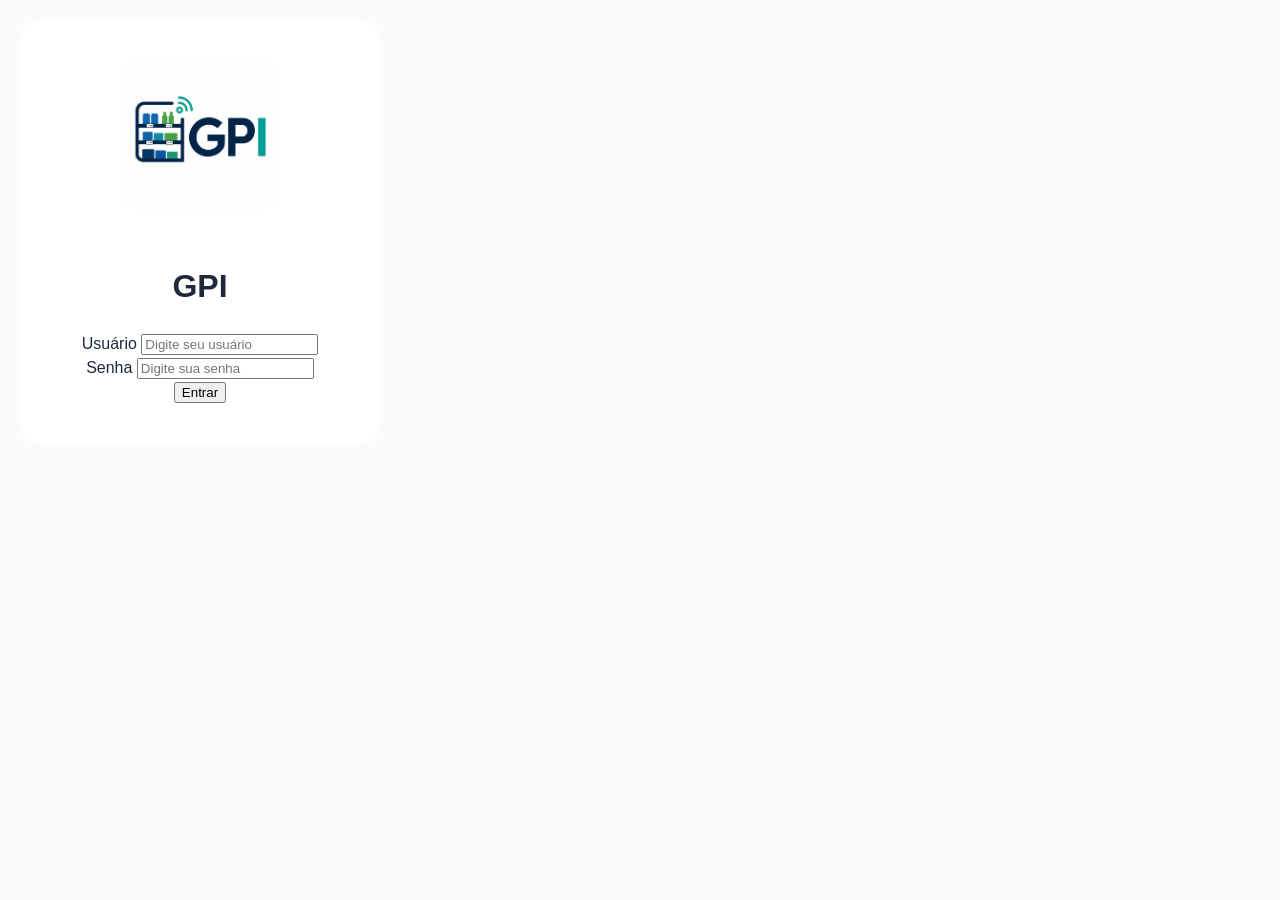
<file: index.html>
<!DOCTYPE html>
<html lang="pt-BR">
<head>
  <meta charset="UTF-8" />
  <meta name="viewport" content="width=device-width, initial-scale=1.0" />
  <title>GPI - Login</title>
  <link rel="stylesheet" href="style.css" />
</head>
<body>
  <div class="login-page">
    <div class="login-card">
      <div class="login-brand" aria-hidden="true">
        <img class="login-logo-img" src="view/logo.jpeg" alt="Logo GPI" />
      </div>
      <h1>GPI</h1>
      <form class="login-form" action="roteador.php?controller=Usuario&action=login" method="POST">

        <label>Usuário</label>
        <input type="text" name="login" placeholder="Digite seu usuário" required />

        <label>Senha</label>
        <input type="password" name="senha" placeholder="Digite sua senha" required />

        <button type="submit">Entrar</button>
      </form>
    </div>
  </div>
</body>
</html>
</file>
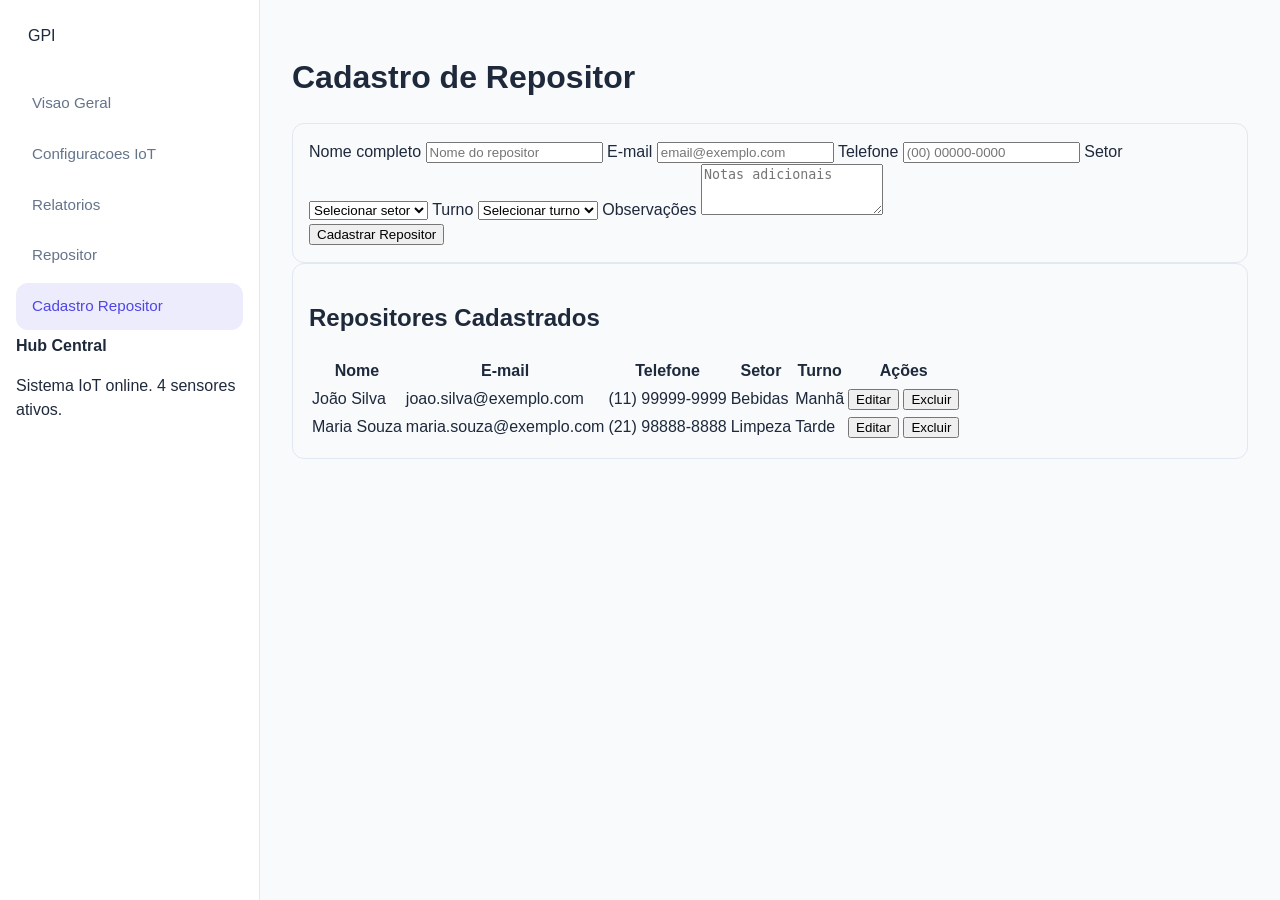
<file: cadastro-repositor.html>
<!DOCTYPE html>
<html lang="pt-BR">
<head>
  <meta charset="UTF-8" />
  <meta name="viewport" content="width=device-width, initial-scale=1.0" />
  <title>GPI - Cadastro Repositor</title>
  <link rel="stylesheet" href="style.css" />
</head>
<body>
  <div class="app">
    <aside class="sidebar">
      <div class="brand">GPI</div>
      <nav class="menu">
        <a class="menu-item" href="index.html">Visao Geral</a>
        <a class="menu-item" href="config-iot.html">Configuracoes IoT</a>
        <a class="menu-item" href="relatorios.html">Relatorios</a>
        <a class="menu-item" href="repositor.html">Repositor</a>
        <a class="menu-item active" href="cadastro-repositor.html">Cadastro Repositor</a>
      </nav>
      <div class="hub-card">
        <strong>Hub Central</strong>
        <p>Sistema IoT online. <span>4</span> sensores ativos.</p>
      </div>
    </aside>

    <main class="content">
      <header class="header">
        <h1>Cadastro de Repositor</h1>
      </header>

      <section class="card">
        <form class="register-form">
          <div class="form-grid">
            <label>
              Nome completo
              <input type="text" placeholder="Nome do repositor" />
            </label>
            <label>
              E-mail
              <input type="email" placeholder="email@exemplo.com" />
            </label>
            <label>
              Telefone
              <input type="tel" placeholder="(00) 00000-0000" />
            </label>
            <label>
              Setor
              <select>
                <option value="">Selecionar setor</option>
                <option>Alimentos</option>
                <option>Bebidas</option>
                <option>Limpeza</option>
                <option>Hortifruti</option>
              </select>
            </label>
            <label>
              Turno
              <select>
                <option value="">Selecionar turno</option>
                <option>Manhã</option>
                <option>Tarde</option>
                <option>Noite</option>
              </select>
            </label>
            <label class="full-width">
              Observações
              <textarea rows="3" placeholder="Notas adicionais"></textarea>
            </label>
          </div>
          <div class="form-actions">
            <button type="submit">Cadastrar Repositor</button>
          </div>
        </form>
      </section>

      <section class="card">
        <div class="section-title">
          <h2>Repositores Cadastrados</h2>
        </div>
        <div class="table-wrap">
          <table class="data-table">
            <thead>
              <tr>
                <th>Nome</th>
                <th>E-mail</th>
                <th>Telefone</th>
                <th>Setor</th>
                <th>Turno</th>
                <th>Ações</th>
              </tr>
            </thead>
            <tbody>
              <tr>
                <td>João Silva</td>
                <td>joao.silva@exemplo.com</td>
                <td>(11) 99999-9999</td>
                <td>Bebidas</td>
                <td>Manhã</td>
                <td class="table-actions">
                  <button type="button" class="secondary">Editar</button>
                  <button type="button" class="danger">Excluir</button>
                </td>
              </tr>
              <tr>
                <td>Maria Souza</td>
                <td>maria.souza@exemplo.com</td>
                <td>(21) 98888-8888</td>
                <td>Limpeza</td>
                <td>Tarde</td>
                <td class="table-actions">
                  <button type="button" class="secondary">Editar</button>
                  <button type="button" class="danger">Excluir</button>
                </td>
              </tr>
            </tbody>
          </table>
        </div>
      </section>
    </main>
  </div>
  <script>
    document.addEventListener('DOMContentLoaded', function () {
      const table = document.querySelector('.data-table tbody');

      table.addEventListener('click', function (event) {
        const button = event.target.closest('button');
        if (!button) return;

        if (button.classList.contains('danger')) {
          const row = button.closest('tr');
          const name = row.querySelector('td').textContent.trim();
          const confirmed = window.confirm(`Excluir ${name}?`);
          if (confirmed) {
            row.remove();
          }
        }
      });
    });
  </script>
</body>
</html>
</file>
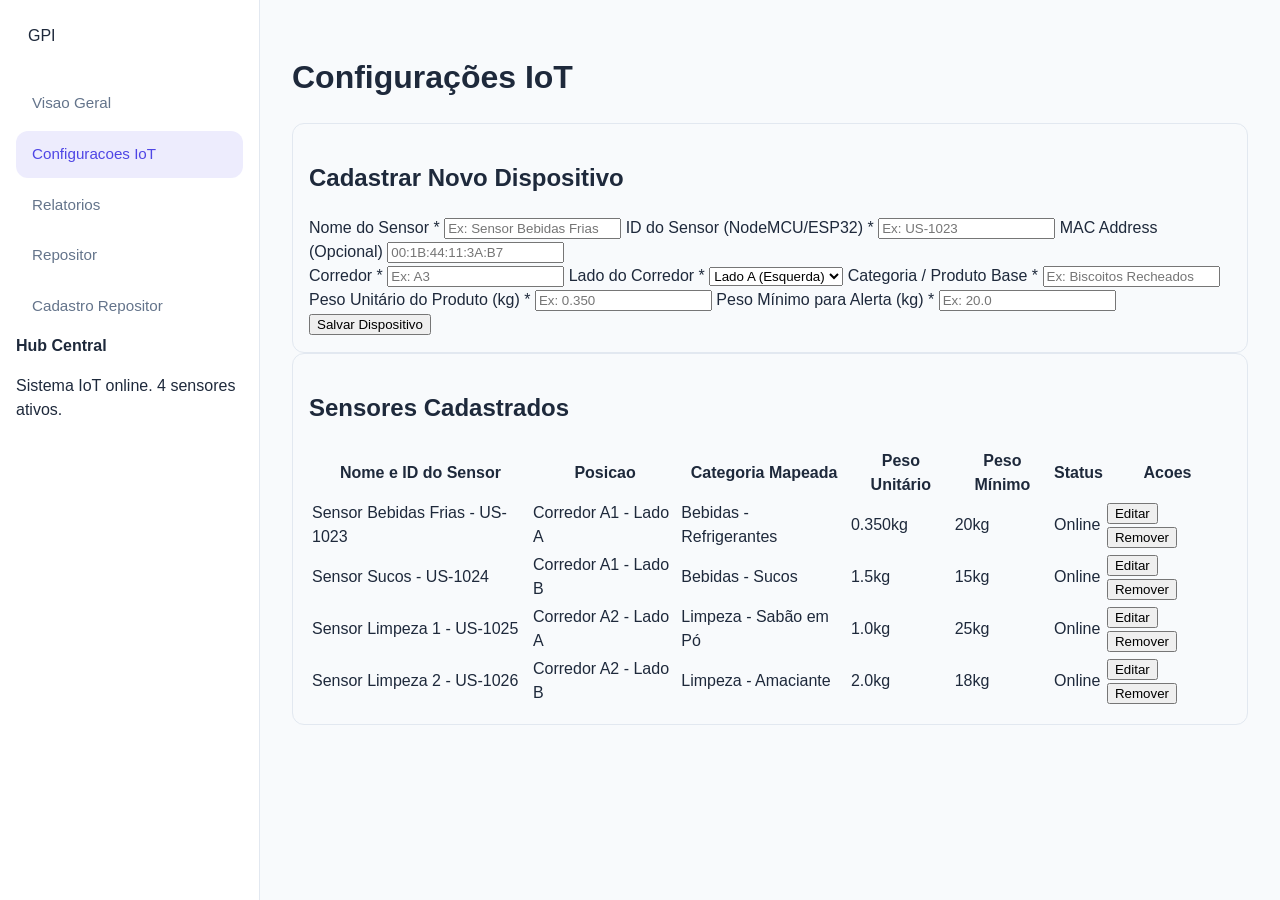
<file: config-iot.html>
<!DOCTYPE html>
<html lang="pt-BR">
<head>
  <meta charset="UTF-8" />
  <meta name="viewport" content="width=device-width, initial-scale=1.0" />
  <title>GPI - Configurações IoT</title>
  <link rel="stylesheet" href="style.css" />
</head>
<body>
  <div class="app">
    <aside class="sidebar">
      <div class="brand">GPI</div>
      <nav class="menu">
        <a class="menu-item" href="index.html">Visao Geral</a>
        <a class="menu-item active" href="config-iot.html">Configuracoes IoT</a>
        <a class="menu-item" href="relatorios.html">Relatorios</a>
        <a class="menu-item" href="repositor.html">Repositor</a>
        <a class="menu-item" href="cadastro-repositor.html">Cadastro Repositor</a>
      </nav>
      <div class="hub-card">
        <strong>Hub Central</strong>
        <p>Sistema IoT online. <span>4</span> sensores ativos.</p>
      </div>
    </aside>

    <main class="content">
      <header class="header">
        <h1>Configurações IoT</h1>
        <div class="header-actions">
        </div>
      </header>

      <section>
        <section class="card">
          <h2>Cadastrar Novo Dispositivo</h2>
          <form class="sensor-form">
            <div class="form-col">
              <label>Nome do Sensor *</label>
              <input type="text" placeholder="Ex: Sensor Bebidas Frias" required />

              <label>ID do Sensor (NodeMCU/ESP32) *</label>
              <input type="text" placeholder="Ex: US-1023" required />

              <label>MAC Address (Opcional)</label>
              <input type="text" placeholder="00:1B:44:11:3A:B7" />
            </div>

            <div class="form-col">
              <label>Corredor *</label>
              <input type="text" placeholder="Ex: A3" required />

              <label>Lado do Corredor *</label>
              <select required>
                <option value="A">Lado A (Esquerda)</option>
                <option value="B">Lado B (Direita)</option>
              </select>

              <label>Categoria / Produto Base *</label>
              <input type="text" placeholder="Ex: Biscoitos Recheados" required />

              <label>Peso Unitário do Produto (kg) *</label>
              <input type="number" step="0.001" placeholder="Ex: 0.350" required />

              <label>Peso Mínimo para Alerta (kg) *</label>
              <input type="number" step="0.1" placeholder="Ex: 20.0" required />
            </div>

            <div class="sensor-actions">
              <button type="submit">Salvar Dispositivo</button>
            </div>
          </form>
        </section>

        <section class="card sensor-list-card">
          <h2>Sensores Cadastrados</h2>
          <div class="sensor-table-wrap">
            <table class="sensor-table">
              <thead>
                <tr>
                  <th>Nome e ID do Sensor</th>
                  <th>Posicao</th>
                  <th>Categoria Mapeada</th>
                  <th>Peso Unitário</th>
                  <th>Peso Mínimo</th>
                  <th>Status</th>
                  <th>Acoes</th>
                </tr>
              </thead>
              <tbody>
                <tr>
                  <td>Sensor Bebidas Frias - US-1023</td>
                  <td>Corredor A1 - Lado A</td>
                  <td>Bebidas - Refrigerantes</td>
                  <td>0.350kg</td>
                  <td>20kg</td>
                  <td>Online</td>
                  <td><button>Editar</button> <button>Remover</button></td>
                </tr>
                <tr>
                  <td>Sensor Sucos - US-1024</td>
                  <td>Corredor A1 - Lado B</td>
                  <td>Bebidas - Sucos</td>
                  <td>1.5kg</td>
                  <td>15kg</td>
                  <td>Online</td>
                  <td><button>Editar</button> <button>Remover</button></td>
                </tr>
                <tr>
                  <td>Sensor Limpeza 1 - US-1025</td>
                  <td>Corredor A2 - Lado A</td>
                  <td>Limpeza - Sabão em Pó</td>
                  <td>1.0kg</td>
                  <td>25kg</td>
                  <td>Online</td>
                  <td><button>Editar</button> <button>Remover</button></td>
                </tr>
                <tr>
                  <td>Sensor Limpeza 2 - US-1026</td>
                  <td>Corredor A2 - Lado B</td>
                  <td>Limpeza - Amaciante</td>
                  <td>2.0kg</td>
                  <td>18kg</td>
                  <td>Online</td>
                  <td><button>Editar</button> <button>Remover</button></td>
                </tr>
              </tbody>
            </table>
          </div>
        </section>
      </section>

    </main>
  </div>

</body>
</html>
</file>
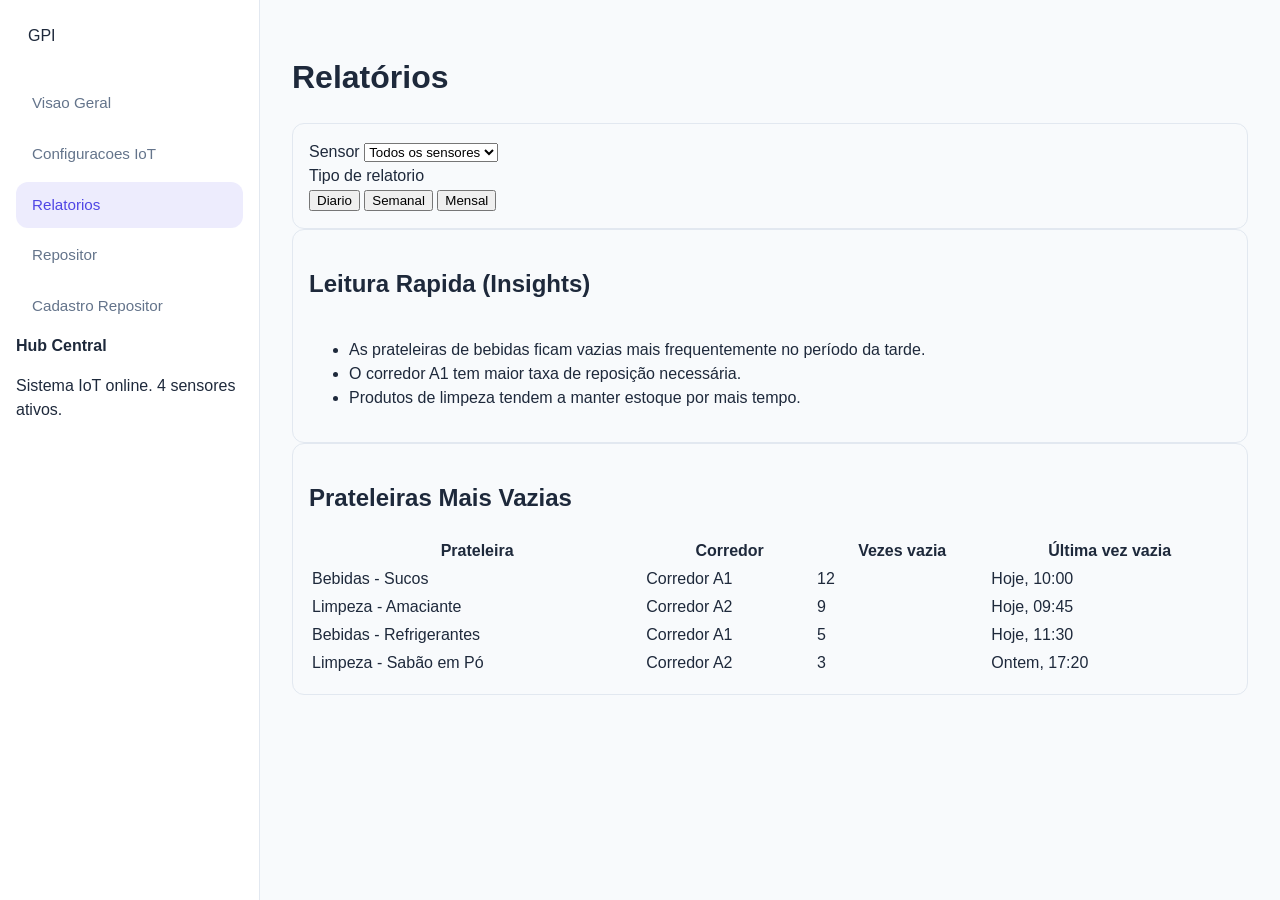
<file: relatorios.html>
<!DOCTYPE html>
<html lang="pt-BR">
<head>
  <meta charset="UTF-8" />
  <meta name="viewport" content="width=device-width, initial-scale=1.0" />
  <title>GPI - Relatórios</title>
  <link rel="stylesheet" href="style.css" />
</head>
<body>
  <div class="app">
    <aside class="sidebar">
      <div class="brand">GPI</div>
      <nav class="menu">
        <a class="menu-item" href="index.html">Visao Geral</a>
        <a class="menu-item" href="config-iot.html">Configuracoes IoT</a>
        <a class="menu-item active" href="relatorios.html">Relatorios</a>
        <a class="menu-item" href="repositor.html">Repositor</a>
        <a class="menu-item" href="cadastro-repositor.html">Cadastro Repositor</a>
      </nav>
      <div class="hub-card">
        <strong>Hub Central</strong>
        <p>Sistema IoT online. <span>4</span> sensores ativos.</p>
      </div>
    </aside>

    <main class="content">
      <header class="header">
        <h1>Relatórios</h1>
        <div class="header-actions">
        </div>
      </header>

      <section>
        <section class="card">
          <div class="report-filter">
            <div>
              <label for="report-sensor-select">Sensor</label>
              <select>
                <option value="__all__">Todos os sensores</option>
              </select>
            </div>
            <div>
              <label>Tipo de relatorio</label>
              <div class="period-toggle">
                <button class="period-btn active">Diario</button>
                <button class="period-btn">Semanal</button>
                <button class="period-btn">Mensal</button>
              </div>
            </div>
          </div>
        </section>

        <section class="card report-insights-card">
          <h2>Leitura Rapida (Insights)</h2>
          <ul class="report-insights">
            <li>As prateleiras de bebidas ficam vazias mais frequentemente no período da tarde.</li>
            <li>O corredor A1 tem maior taxa de reposição necessária.</li>
            <li>Produtos de limpeza tendem a manter estoque por mais tempo.</li>
          </ul>
        </section>

        <section class="card report-grid">
          <h2>Prateleiras Mais Vazias</h2>
          <table class="sensor-table">
            <thead>
              <tr>
                <th>Prateleira</th>
                <th>Corredor</th>
                <th>Vezes vazia</th>
                <th>Última vez vazia</th>
              </tr>
            </thead>
            <tbody>
              <tr>
                <td>Bebidas - Sucos</td>
                <td>Corredor A1</td>
                <td>12</td>
                <td>Hoje, 10:00</td>
              </tr>
              <tr>
                <td>Limpeza - Amaciante</td>
                <td>Corredor A2</td>
                <td>9</td>
                <td>Hoje, 09:45</td>
              </tr>
              <tr>
                <td>Bebidas - Refrigerantes</td>
                <td>Corredor A1</td>
                <td>5</td>
                <td>Hoje, 11:30</td>
              </tr>
              <tr>
                <td>Limpeza - Sabão em Pó</td>
                <td>Corredor A2</td>
                <td>3</td>
                <td>Ontem, 17:20</td>
              </tr>
            </tbody>
          </table>
        </section>
      </section>

    </main>
  </div>

</body>
</html>
</file>
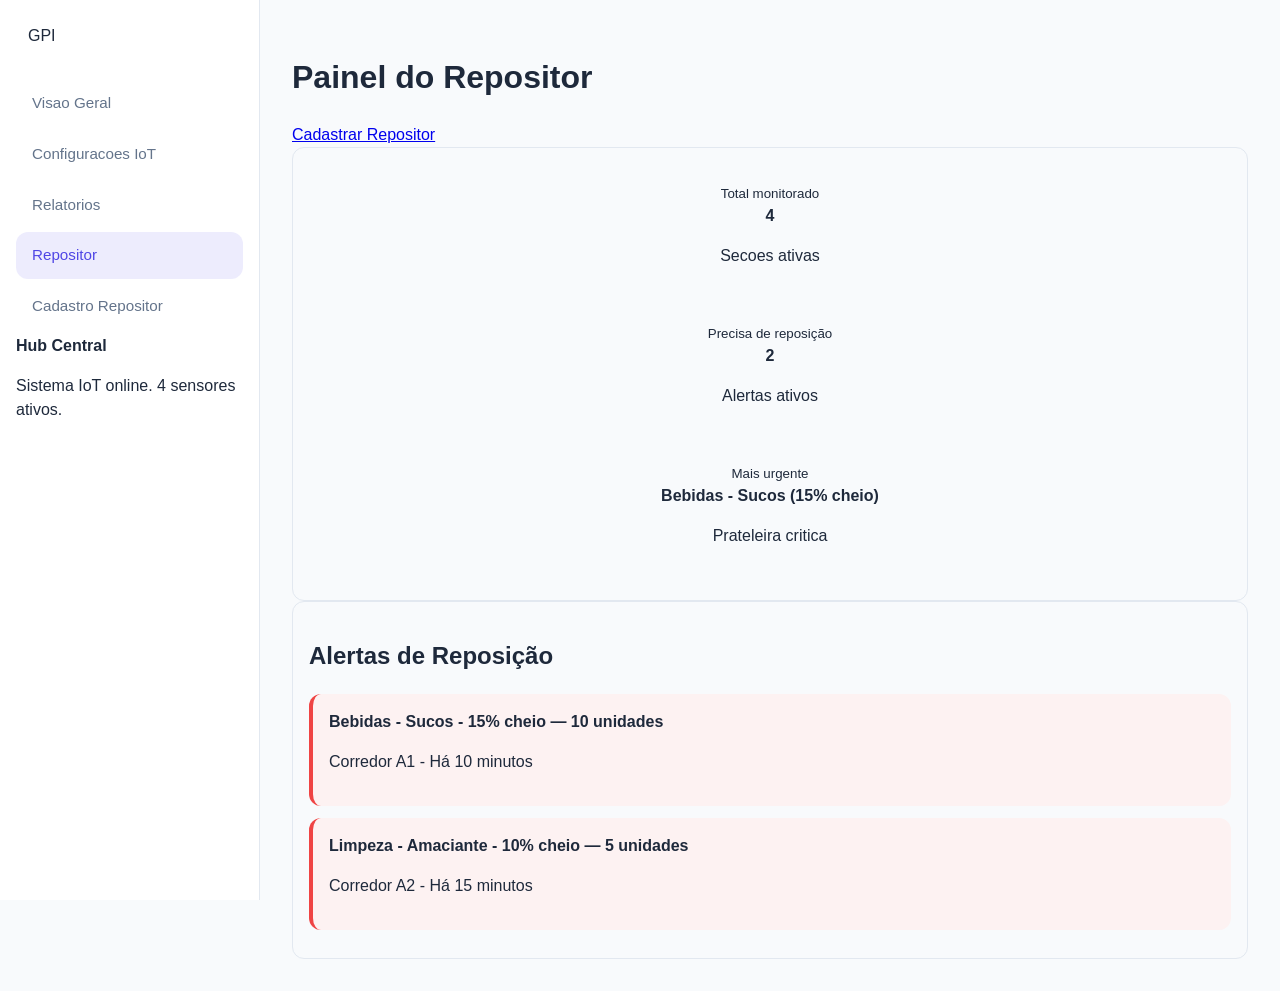
<file: repositor.html>
<!DOCTYPE html>
<html lang="pt-BR">
<head>
  <meta charset="UTF-8" />
  <meta name="viewport" content="width=device-width, initial-scale=1.0" />
  <title>GPI - Repositor</title>
  <link rel="stylesheet" href="style.css" />
</head>
<body>
  <div class="app">
    <aside class="sidebar">
      <div class="brand">GPI</div>
      <nav class="menu">
        <a class="menu-item" href="index.html">Visao Geral</a>
        <a class="menu-item" href="config-iot.html">Configuracoes IoT</a>
        <a class="menu-item" href="relatorios.html">Relatorios</a>
        <a class="menu-item active" href="repositor.html">Repositor</a>
        <a class="menu-item" href="cadastro-repositor.html">Cadastro Repositor</a>
      </nav>
      <div class="hub-card">
        <strong>Hub Central</strong>
        <p>Sistema IoT online. <span>4</span> sensores ativos.</p>
      </div>
    </aside>

    <main class="content">
      <header class="header">
        <h1>Painel do Repositor</h1>
        <div class="header-actions">
          <a class="button-link" href="cadastro-repositor.html">Cadastrar Repositor</a>
        </div>
      </header>

      <section>
        <section class="card">
          <section class="kpis report-kpis">
            <article class="kpi-card">
              <small>Total monitorado</small>
              <strong>4</strong>
              <p>Secoes ativas</p>
            </article>
            <article class="kpi-card danger">
              <small>Precisa de reposição</small>
              <strong>2</strong>
              <p>Alertas ativos</p>
            </article>
            <article class="kpi-card">
              <small>Mais urgente</small>
              <strong>Bebidas - Sucos (15% cheio)</strong>
              <p>Prateleira critica</p>
            </article>
          </section>
        </section>
        <section class="card">
          <h2>Alertas de Reposição</h2>
          <div class="alerts">
            <article class="alert-item vazio">
              <strong class="alert-title">Bebidas - Sucos - 15% cheio — 10 unidades</strong>
              <p class="alert-time">Corredor A1 - Há 10 minutos</p>
            </article>
            <article class="alert-item vazio">
              <strong class="alert-title">Limpeza - Amaciante - 10% cheio — 5 unidades</strong>
              <p class="alert-time">Corredor A2 - Há 15 minutos</p>
            </article>
          </div>
        </section>
      </section>

    </main>
  </div>

</body>
</html>
</file>
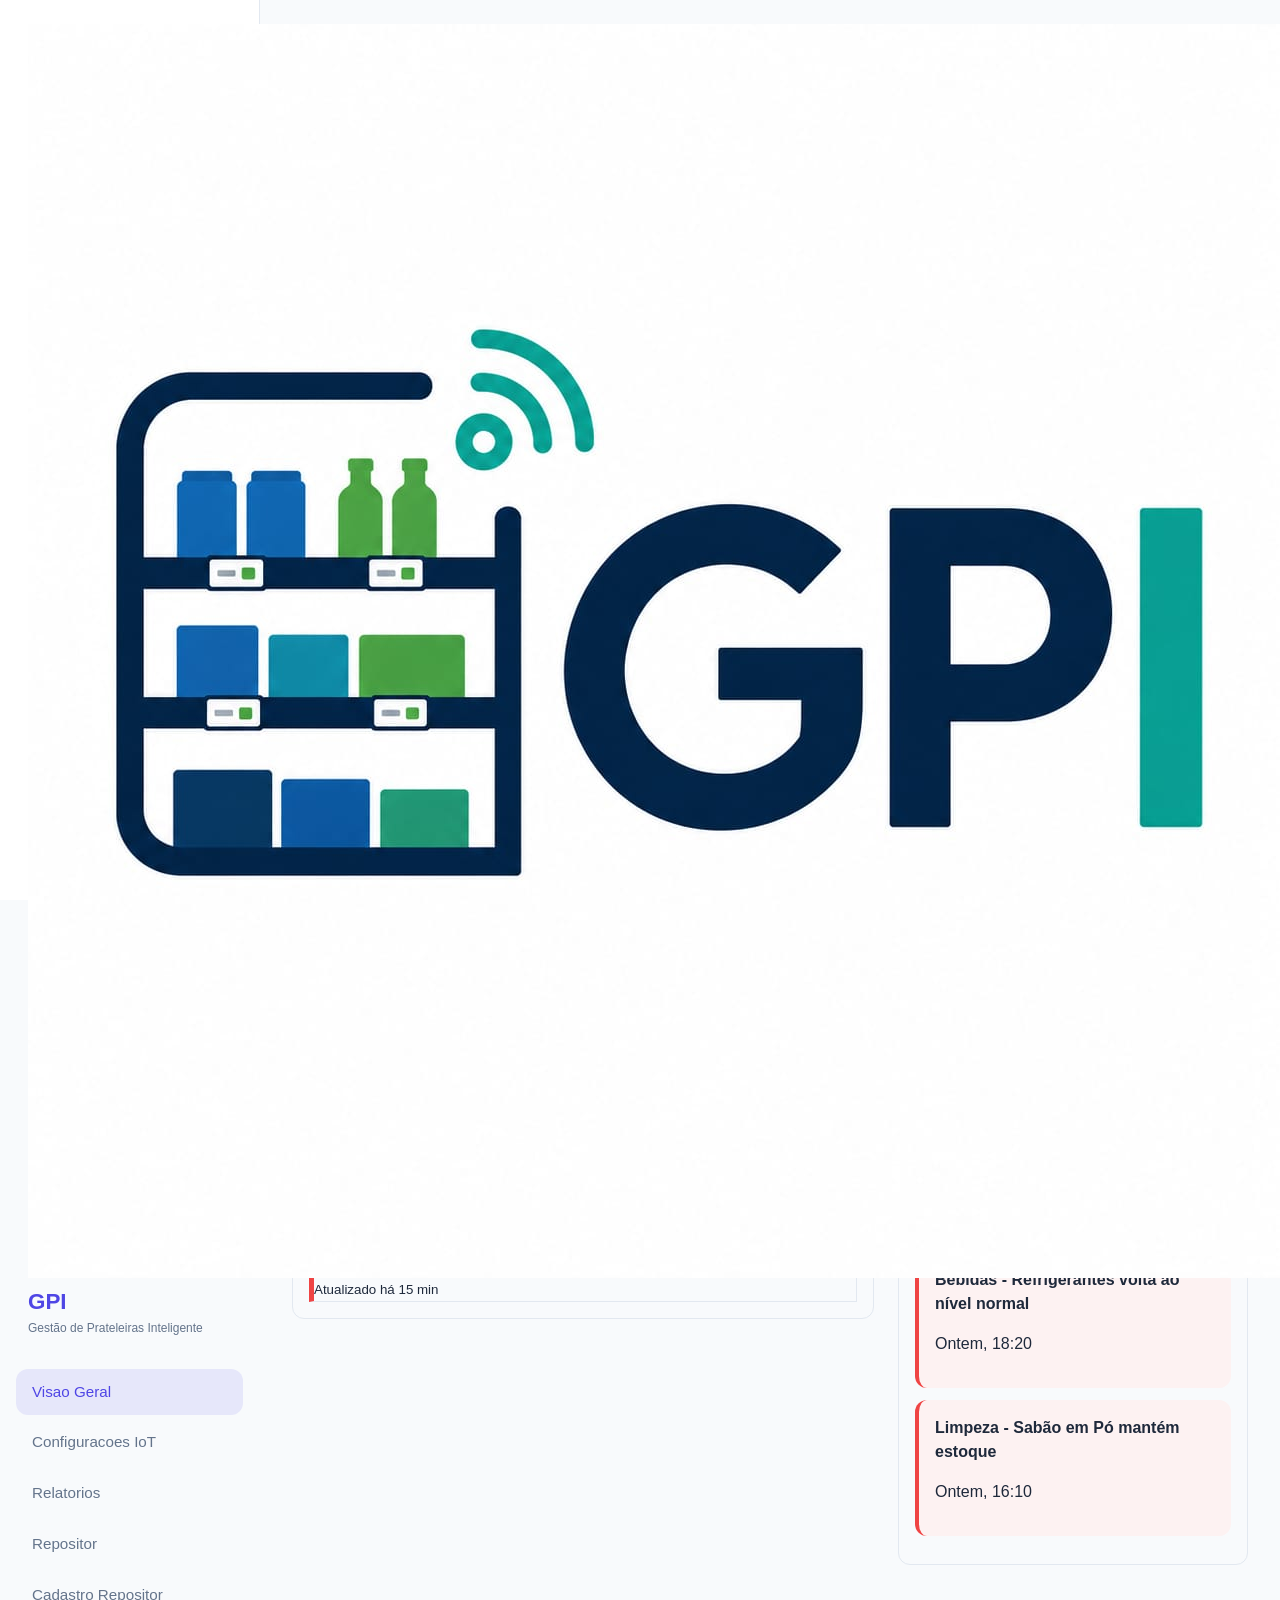
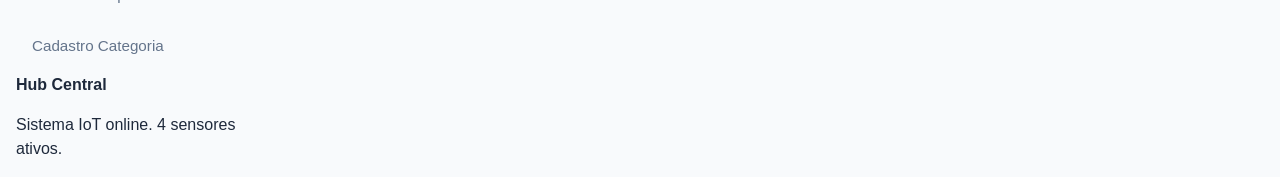
<file: view/home.html>
<!DOCTYPE html>
<html lang="pt-BR">
<head>
  <meta charset="UTF-8" />
  <meta name="viewport" content="width=device-width, initial-scale=1.0" />
  <title>GPI - Visão Geral</title>
  <link rel="stylesheet" href="../style.css" />
</head>
<body>
  <div class="app">
    <aside class="sidebar">
      <div class="brand">
        <div class="brand-logo" aria-hidden="true">
          <img
            class="brand-logo-img"
            src="logo.jpeg"
            alt="Logo GPI"
          />
        </div>

        <div class="brand-text">
          <span>GPI</span>
          <small>Gestão de Prateleiras Inteligente</small>
        </div>
      </div>
      <nav class="menu">
        <a class="menu-item active" href="home.html">Visao Geral</a>
        <a class="menu-item" href="config-iot.html">Configuracoes IoT</a>
        <a class="menu-item" href="relatorios.html">Relatorios</a>
        <a class="menu-item" href="repositor.html">Repositor</a>
        <a class="menu-item" href="cadastro-repositor.php">Cadastro Repositor</a>
        <a class="menu-item" href="cadastro-categoria.php">Cadastro Categoria</a>
      </nav>
      <div class="hub-card">
        <strong>Hub Central</strong>
        <p>Sistema IoT online. <span>4</span> sensores ativos.</p>
      </div>
    </aside>

    <main class="content">
      <header class="header">
        <div>
          <h1>Painel de Monitoramento</h1>
        </div>
        <div class="header-actions">
          <a class="button-link" href="relatorios.html">Ver Relatórios</a>
        </div>
      </header>
      <section>
        <section class="kpis">
          <article class="kpi-card">
            <small>Total Monitorado</small>
            <strong>4 secoes</strong>
            <p>Cobertura ativa na loja</p>
          </article>
          <article class="kpi-card">
            <small>Cheio</small>
            <strong>2</strong>
            <p>Secoes com estoque disponivel</p>
          </article>
          <article class="kpi-card danger">
            <small>Vazio</small>
            <strong>2</strong>
            <p>Secoes que precisam de reposicao</p>
          </article>
        </section>

        <section class="main-grid">
          <div class="left-panel card">
            <div class="section-title">
              <h2>Status em Tempo Real (Visao Corredor)</h2>
              <div class="legend">
                <span class="dot cheio"></span>Cheio
                <span class="dot vazio"></span>Vazio
              </div>
            </div>
            <div class="shelf-grid">
              <article class="shelf-item status-cheio">
                <div class="shelf-top">
                  <small class="shelf-corredor">Corredor A1</small>
                </div>
                <h3 class="shelf-nome">Bebidas - Refrigerantes</h3>
                <div class="shelf-status">
                  <span class="peso-atual">85%</span> cheio
                </div>
                <div class="shelf-bottom">
                  <small class="shelf-updated">Atualizado há 5 min</small>
                </div>
              </article>
              <article class="shelf-item status-vazio">
                <div class="shelf-top">
                  <small class="shelf-corredor">Corredor A1</small>
                </div>
                <h3 class="shelf-nome">Bebidas - Sucos</h3>
                <div class="shelf-status">
                  <span class="peso-atual">15%</span> cheio
                </div>
                <div class="shelf-bottom">
                  <small class="shelf-updated">Atualizado há 10 min</small>
                </div>
              </article>
              <article class="shelf-item status-cheio">
                <div class="shelf-top">
                  <small class="shelf-corredor">Corredor A2</small>
                </div>
                <h3 class="shelf-nome">Limpeza - Sabão em Pó</h3>
                <div class="shelf-status">
                  <span class="peso-atual">90%</span> cheio
                </div>
                <div class="shelf-bottom">
                  <small class="shelf-updated">Atualizado há 2 min</small>
                </div>
              </article>
              <article class="shelf-item status-vazio">
                <div class="shelf-top">
                  <small class="shelf-corredor">Corredor A2</small>
                </div>
                <h3 class="shelf-nome">Limpeza - Amaciante</h3>
                <div class="shelf-status">
                  <span class="peso-atual">10%</span> cheio
                </div>
                <div class="shelf-bottom">
                  <small class="shelf-updated">Atualizado há 15 min</small>
                </div>
              </article>
            </div>
          </div>

          <div class="right-panel">
            <section class="card">
              <h2>Histórico de Alertas</h2>
              <div class="alerts">
                <article class="alert-item">
                  <strong class="alert-title">Bebidas - Sucos está vazio — 10 unidades</strong>
                  <p class="alert-time">Há 10 minutos</p>
                </article>
                <article class="alert-item">
                  <strong class="alert-title">Limpeza - Amaciante precisa reposição — 5 unidades</strong>
                  <p class="alert-time">Há 15 minutos</p>
                </article>
                <article class="alert-item vazio">
                  <strong class="alert-title">Bebidas - Sucos ficou vazio — 2 vezes hoje</strong>
                  <p class="alert-time">Hoje, 07:30</p>
                </article>
                <article class="alert-item vazio">
                  <strong class="alert-title">Limpeza - Amaciante ficou vazio — 1 vez hoje</strong>
                  <p class="alert-time">Hoje, 06:45</p>
                </article>
                <article class="alert-item">
                  <strong class="alert-title">Bebidas - Refrigerantes volta ao nível normal</strong>
                  <p class="alert-time">Ontem, 18:20</p>
                </article>
                <article class="alert-item">
                  <strong class="alert-title">Limpeza - Sabão em Pó mantém estoque</strong>
                  <p class="alert-time">Ontem, 16:10</p>
                </article>
              </div>
            </section>
          </div>
        </section>
      </section>

    </main>
  </div>

</body>
</html>
</file>
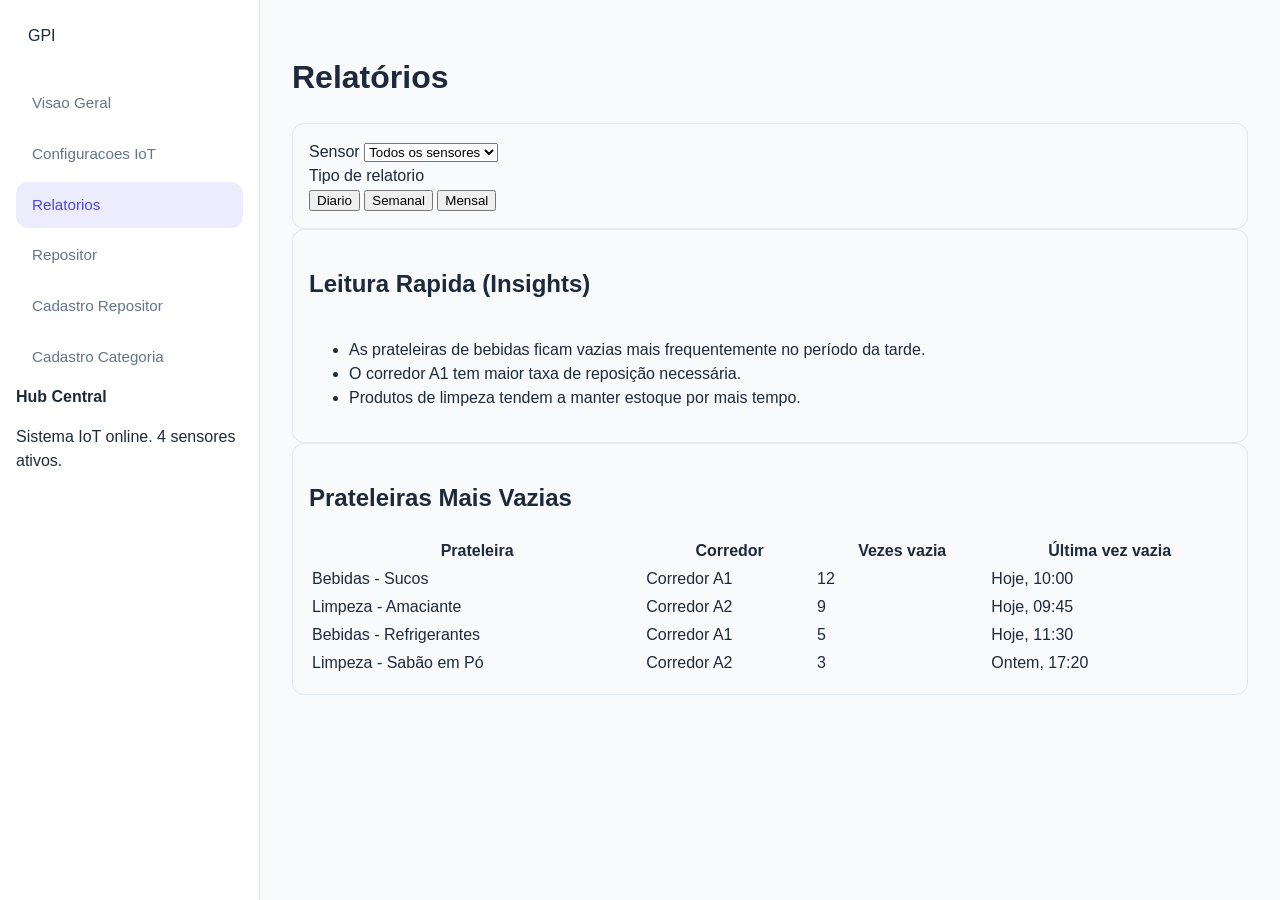
<file: view/relatorios.html>
<!DOCTYPE html>
<html lang="pt-BR">
<head>
  <meta charset="UTF-8" />
  <meta name="viewport" content="width=device-width, initial-scale=1.0" />
  <title>GPI - Relatórios</title>
  <link rel="stylesheet" href="../style.css" />
</head>
<body>
  <div class="app">
    <aside class="sidebar">
      <div class="brand">GPI</div>
      <nav class="menu">
        <a class="menu-item" href="home.html">Visao Geral</a>
        <a class="menu-item" href="config-iot.html">Configuracoes IoT</a>
        <a class="menu-item active" href="relatorios.html">Relatorios</a>
        <a class="menu-item" href="repositor.html">Repositor</a>
        <a class="menu-item" href="cadastro-repositor.php">Cadastro Repositor</a>
        <a class="menu-item" href="cadastro-categoria.php">Cadastro Categoria</a>
      </nav>
      <div class="hub-card">
        <strong>Hub Central</strong>
        <p>Sistema IoT online. <span>4</span> sensores ativos.</p>
      </div>
    </aside>

    <main class="content">
      <header class="header">
        <h1>Relatórios</h1>
        <div class="header-actions">
        </div>
      </header>

      <section>
        <section class="card">
          <div class="report-filter">
            <div>
              <label for="report-sensor-select">Sensor</label>
              <select>
                <option value="__all__">Todos os sensores</option>
              </select>
            </div>
            <div>
              <label>Tipo de relatorio</label>
              <div class="period-toggle">
                <button class="period-btn active">Diario</button>
                <button class="period-btn">Semanal</button>
                <button class="period-btn">Mensal</button>
              </div>
            </div>
          </div>
        </section>

        <section class="card report-insights-card">
          <h2>Leitura Rapida (Insights)</h2>
          <ul class="report-insights">
            <li>As prateleiras de bebidas ficam vazias mais frequentemente no período da tarde.</li>
            <li>O corredor A1 tem maior taxa de reposição necessária.</li>
            <li>Produtos de limpeza tendem a manter estoque por mais tempo.</li>
          </ul>
        </section>

        <section class="card report-grid">
          <h2>Prateleiras Mais Vazias</h2>
          <table class="sensor-table">
            <thead>
              <tr>
                <th>Prateleira</th>
                <th>Corredor</th>
                <th>Vezes vazia</th>
                <th>Última vez vazia</th>
              </tr>
            </thead>
            <tbody>
              <tr>
                <td>Bebidas - Sucos</td>
                <td>Corredor A1</td>
                <td>12</td>
                <td>Hoje, 10:00</td>
              </tr>
              <tr>
                <td>Limpeza - Amaciante</td>
                <td>Corredor A2</td>
                <td>9</td>
                <td>Hoje, 09:45</td>
              </tr>
              <tr>
                <td>Bebidas - Refrigerantes</td>
                <td>Corredor A1</td>
                <td>5</td>
                <td>Hoje, 11:30</td>
              </tr>
              <tr>
                <td>Limpeza - Sabão em Pó</td>
                <td>Corredor A2</td>
                <td>3</td>
                <td>Ontem, 17:20</td>
              </tr>
            </tbody>
          </table>
        </section>
      </section>

    </main>
  </div>

</body>
</html>
</file>
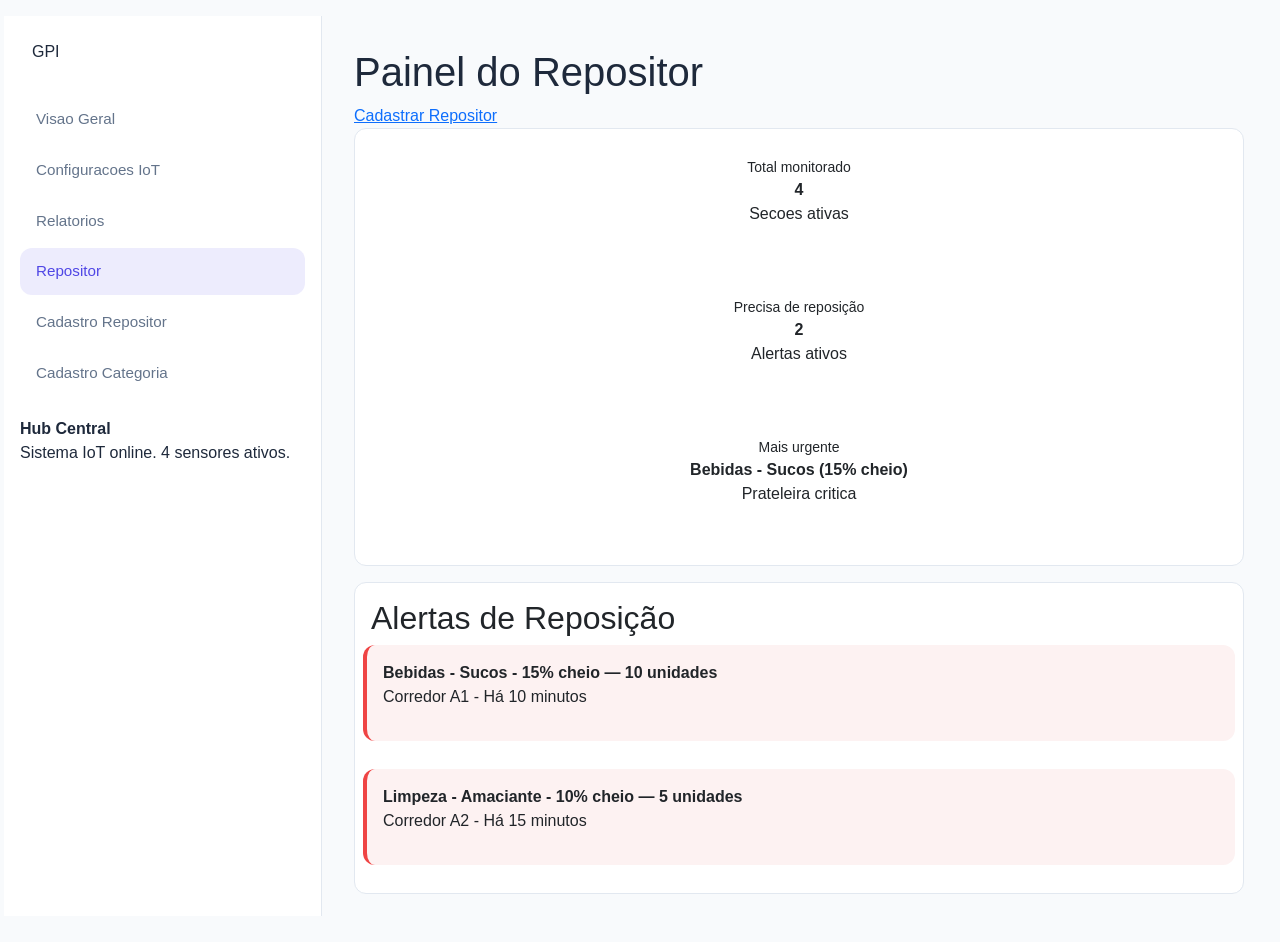
<file: view/repositor.html>
<!DOCTYPE html>
<html lang="pt-BR">
<head>
  <meta charset="UTF-8" />
  <meta name="viewport" content="width=device-width, initial-scale=1.0" />
  <title>GPI - Repositor</title>
  <link href="https://cdn.jsdelivr.net/npm/bootstrap@5.3.2/dist/css/bootstrap.min.css" rel="stylesheet">
  <link rel="stylesheet" href="../style.css" />
</head>
<body>
  <div class="container-fluid py-3">
    <div class="row g-3">
      <aside class="sidebar col-12 col-lg-3">
        <div class="brand">GPI</div>
        <nav class="menu nav flex-column">
          <a class="menu-item nav-link" href="home.html">Visao Geral</a>
          <a class="menu-item nav-link" href="config-iot.html">Configuracoes IoT</a>
          <a class="menu-item nav-link" href="relatorios.html">Relatorios</a>
          <a class="menu-item active nav-link" href="repositor.html">Repositor</a>
          <a class="menu-item nav-link" href="cadastro-repositor.php">Cadastro Repositor</a>
          <a class="menu-item nav-link" href="cadastro-categoria.php">Cadastro Categoria</a>
        </nav>
        <div class="hub-card mt-3">
          <strong>Hub Central</strong>
          <p>Sistema IoT online. <span>4</span> sensores ativos.</p>
        </div>
      </aside>

      <main class="content col-12 col-lg-9">
        <header class="header">
          <h1>Painel do Repositor</h1>
          <div class="header-actions">
            <a class="button-link" href="cadastro-repositor.php">Cadastrar Repositor</a>
          </div>
        </header>

        <section>
          <section class="card">
            <div class="row row-cols-1 row-cols-md-3 g-3 report-kpis">
              <article class="kpi-card col">
                <small>Total monitorado</small>
                <strong>4</strong>
                <p>Secoes ativas</p>
              </article>
              <article class="kpi-card danger col">
                <small>Precisa de reposição</small>
                <strong>2</strong>
                <p>Alertas ativos</p>
              </article>
              <article class="kpi-card col">
                <small>Mais urgente</small>
                <strong>Bebidas - Sucos (15% cheio)</strong>
                <p>Prateleira critica</p>
              </article>
            </div>
          </section>
          <section class="card mt-3">
            <h2>Alertas de Reposição</h2>
            <div class="alerts row g-3">
              <article class="alert-item vazio col-12">
                <strong class="alert-title">Bebidas - Sucos - 15% cheio — 10 unidades</strong>
                <p class="alert-time">Corredor A1 - Há 10 minutos</p>
              </article>
              <article class="alert-item vazio col-12">
                <strong class="alert-title">Limpeza - Amaciante - 10% cheio — 5 unidades</strong>
                <p class="alert-time">Corredor A2 - Há 15 minutos</p>
              </article>
            </div>
          </section>
        </section>

      </main>
    </div>
  </div>

</body>
</html>
</file>
<file: style.css>
/* =========================================
   VARIÁVEIS E RESET
   ========================================= */
:root {
    --bg: #f8fafc;
    --card: #ffffff;
    --line: #e2e8f0;
    --text: #1e293b;
    --muted: #64748b;
    --primary: #4f46e5;
    --primary-dark: #4338ca;
    --normal: #10b981;
    --atencao: #f59e0b;
    --vazio: #ef4444;
    
    --primary-light: rgba(79, 70, 229, 0.1);
    --success-light: rgba(16, 185, 129, 0.1);
    --danger-light: rgba(239, 68, 68, 0.1);
    --warning-light: rgba(245, 158, 11, 0.1);

    --shadow: 0 4px 6px -1px rgba(0, 0, 0, 0.1), 0 2px 4px -1px rgba(0, 0, 0, 0.06);
    --font-main: 'Inter', sans-serif;
}

* { 
    box-sizing: border-box; 
}

body {
    margin: 0;
    font-family: var(--font-main);
    color: var(--text);
    background-color: var(--bg);
    line-height: 1.5;
}

/* =========================================
   ESTRUTURA DE LAYOUT (APP)
   ========================================= */
.app {
    display: grid;
    grid-template-columns: 260px 1fr;
    min-height: 100vh;
}

.sidebar {
    background: #fff;
    border-right: 1px solid var(--line);
    padding: 24px 16px;
    display: flex;
    flex-direction: column;
    position: sticky;
    top: 0;
    height: 100vh;
    z-index: 100;
}

.content { 
    padding: 32px; 
}

/* Sidebar Brand */
.brand {
    margin-bottom: 32px;
    padding-left: 12px;
}

.brand-text span {
    font-weight: 800;
    font-size: 1.4rem;
    color: var(--primary);
    display: block;
}

.brand-text small {
    display: block;
    font-size: 0.75rem;
    color: var(--muted);
    font-weight: 400;
}

/* Menu de Navegação */
.menu-item {
    text-decoration: none;
    color: var(--muted);
    padding: 12px 16px;
    border-radius: 12px;
    font-size: 0.95rem;
    font-weight: 500;
    display: flex;
    align-items: center;
    gap: 12px;
    transition: 0.2s;
    margin-bottom: 4px;
}

.menu-item i { width: 20px; text-align: center; }

.menu-item:hover, .menu-item.active {
    background: var(--primary-light);
    color: var(--primary);
}

.menu-divider { 
    height: 1px; 
    background: var(--line); 
    margin: 16px 0; 
}

/* =========================================
   COMPONENTES (CARDS E KPIS) - OTIMIZADOS
   ========================================= */

/* Estrutura Base do Card para alinhamento Flex */
.card {
    display: flex !important;
    flex-direction: column !important;
    height: auto; /* Mude de 100% para auto */
    min-height: auto; /* Garante que não tenha altura mínima forçada */
    padding: 16px !important;
    border-radius: 12px !important;
    border: 1px solid var(--line) !important;
}

.card-body {
    display: flex;
    flex-direction: column;
    flex: 0 0 auto; /* Mude de flex: 1 para 0 0 auto (não estica) */
    padding: 0 !important;
}

/* Título com Truncamento (evita que o card cresça) */
.card-body h3 {
    font-size: 0.95rem !important;
    margin-bottom: 0.25rem !important;
    white-space: nowrap;
    overflow: hidden;
    text-overflow: ellipsis;
    display: block;
    width: 100%;
}

/* Informações auxiliares compactas */
.card-body p {
    font-size: 0.8rem;
    color: var(--muted);
    margin-bottom: 12px !important;
}

/* Rodapé do card (Botão de Reposição) sempre alinhado embaixo */
.alerta-reposicao {
    margin-top: auto; 
    padding: 8px !important;
    font-size: 0.8rem !important;
    border-radius: 8px !important;
    display: flex;
    align-items: center;
    gap: 8px;
}

/* =========================================
   KPIs (Configuração original mantida)
   ========================================= */
.kpi-card {
    display: flex !important;
    flex-direction: column !important;
    align-items: center !important;
    justify-content: center !important;
    padding: 20px !important;
    text-align: center;
    min-height: 140px; 
    width: 100%;
    margin-top: 0 !important;
    height: 100% !important;
}

.kpi-card .kpi-info {
    flex: 0 0 auto !important; /* Impede que ele ocupe todo o espaço disponível */
    display: flex;
    flex-direction: column;
    align-items: center;
}

.kpi-card .card-body {
    display: flex !important;
    flex-direction: column !important;
    align-items: center !important;
    justify-content: center !important;
    flex: none !important; /* Corrige o erro de tentar expandir o corpo do KPI */
    width: 100%;
}

.kpi-card h3, 
.kpi-card .h3 {
    min-height: auto !important; /* Remove a altura mínima forçada */
    white-space: normal !important; /* Permite quebra de linha normal */
    overflow: visible !important;
    margin: 0 !important;
}

.kpi-icon {
    width: 45px;
    height: 45px;
    border-radius: 12px;
    display: flex;
    align-items: center;
    justify-content: center;
    font-size: 1.2rem;
    margin-bottom: 10px;
    flex-shrink: 0;
}

.kpi-info strong {
    font-size: 1.4rem;
    line-height: 1;
}

/* Classes de cores (Removida duplicação e garantida a prioridade com !important) */
.bg-primary-light { background-color: var(--primary-light) !important; color: var(--primary) !important; }
.bg-success-light { background-color: var(--success-light) !important; color: var(--normal) !important; }
.bg-danger-light  { background-color: var(--danger-light) !important; color: var(--vazio) !important; }
.bg-warning-light { background-color: var(--warning-light) !important; color: var(--atencao) !important; }

/* =========================================
   GRID DE PRATELEIRAS E ALERTAS
   ========================================= */
.main-grid {
    display: grid;
    grid-template-columns: 1fr 350px;
    gap: 24px;
    align-items: start;
}

.shelf-grid {
    display: grid;
    grid-template-columns: repeat(auto-fill, minmax(280px, 1fr));
    gap: 20px;
}

.shelf-item {
    border: 1px solid var(--line) !important;
    border-left: 5px solid #cbd5e1 !important;
    transition: 0.2s ease;
}

.shelf-item.status-cheio { border-left-color: var(--normal) !important; }
.shelf-item.status-vazio { border-left-color: var(--vazio) !important; }

/* Barra de Progresso Customizada */
.progress {
    background-color: #f1f5f9;
    overflow: hidden;
}

/* Alertas Laterais */
.alert-item {
    border-left: 4px solid var(--vazio);
    padding: 16px;
    background: #fdf2f2;
    border-radius: 12px;
    margin-bottom: 12px;
}

.alert-item.vazio {
    border-left-color: var(--vazio);
}

.smaller { font-size: 0.75rem; }

/* =========================================
   FORMULÁRIOS E BOTÕES
   ========================================= */
.form-control, .form-select {
    height: 42px !important;
    border-radius: 10px !important;
    border: 1px solid var(--line) !important;
    font-size: 0.9rem;
    padding: 8px 12px;
}

.form-control:focus, .form-select:focus {
    border-color: var(--primary) !important;
    box-shadow: 0 0 0 3px var(--primary-light) !important;
}

.btn-primary {
    background-color: var(--primary) !important;
    border: none !important;
}

.btn-primary:hover {
    background-color: var(--primary-dark) !important;
}

/* =========================================
   PÁGINA DE LOGIN
   ========================================= */
.login-body {
    background-color: var(--bg);
    height: 100vh;
    display: flex;
    align-items: center;
    justify-content: center;
}

.login-page {
    width: 100%;
    max-width: 400px;
    padding: 20px;
}

.login-card {
    background: #fff;
    padding: 40px;
    border-radius: 20px;
    text-align: center;
}

.login-logo-img {
    max-width: 150px;
    height: auto;
    margin-bottom: 24px;
    border-radius: 12px;
}



/* =========================================
   RESPONSIVIDADE
   ========================================= */
@media (max-width: 1200px) {
    .main-grid { grid-template-columns: 1fr; }
}

@media (max-width: 768px) {
    /* Faz o app virar uma coluna única */
    .app { 
        grid-template-columns: 1fr; 
    }
    /* Em vez de esconder a sidebar, vamos deixá-la ocupando 100% ou esconder se desejar */
    .sidebar { 
        position: relative; 
        height: auto; 
        border-right: none; 
        border-bottom: 1px solid var(--line);
    }
    .content { 
        padding: 16px; 
    }
    /* Ajusta os KPIs para ficarem um embaixo do outro */
    .row { 
        display: flex; 
        flex-direction: column; 
    }
}
</file>
